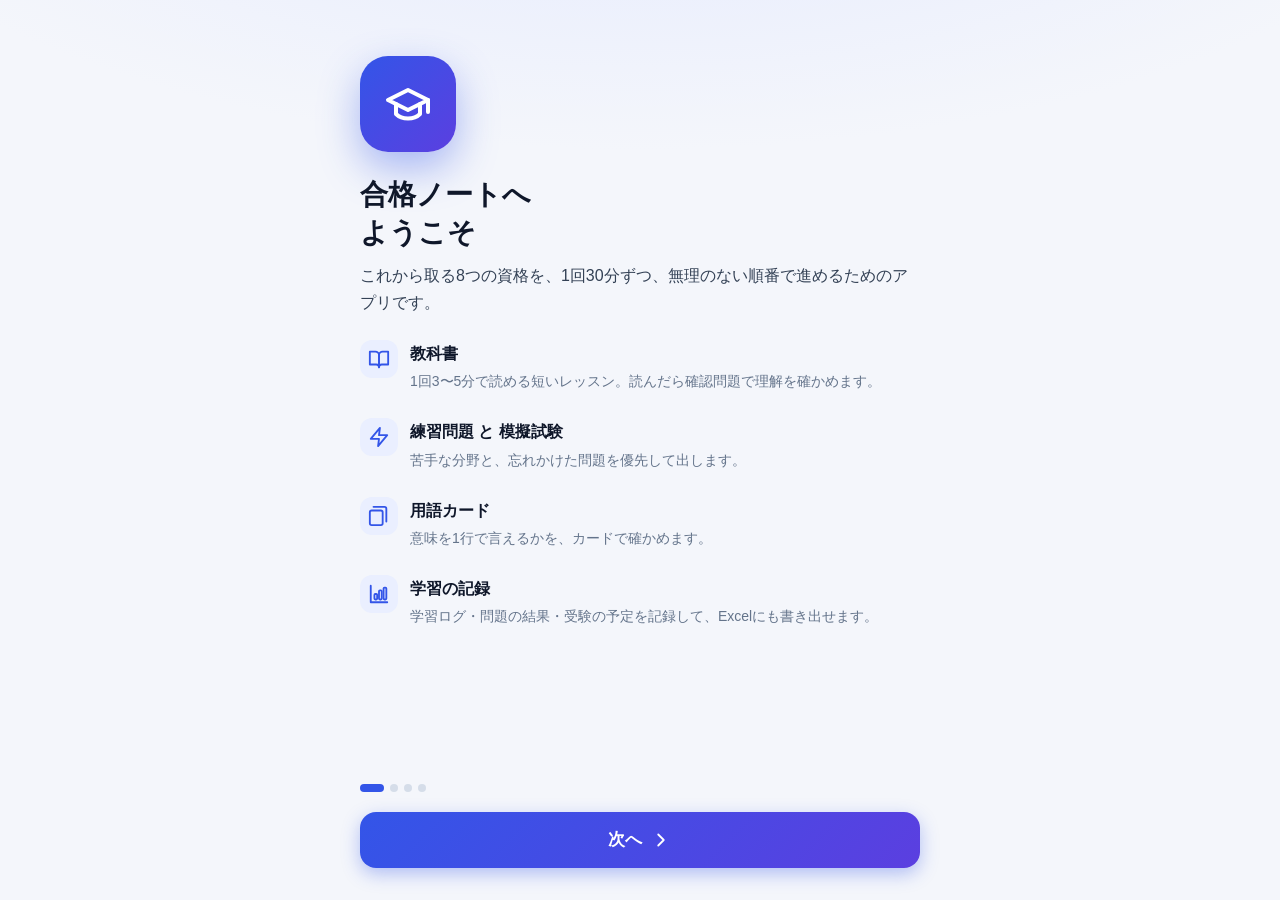
<file: index.html>
<!doctype html>
<html lang="ja">
<head>
<meta charset="utf-8">
<meta http-equiv="Content-Security-Policy" content="default-src 'self'; script-src 'self'; style-src 'self' 'unsafe-inline'; img-src 'self' data: blob:; connect-src 'self' https://script.google.com https://script.googleusercontent.com; font-src 'self'; manifest-src 'self'; worker-src 'self'; object-src 'none'; base-uri 'self'; form-action 'none'">
<meta name="viewport" content="width=device-width, initial-scale=1, viewport-fit=cover">
<title>合格ノート</title>
<meta name="description" content="資格の合格をめざす学習アプリ。問題演習・用語カード・模擬試験・学習記録。">
<meta name="theme-color" content="#F4F6FB">
<meta name="apple-mobile-web-app-capable" content="yes">
<meta name="mobile-web-app-capable" content="yes">
<meta name="apple-mobile-web-app-title" content="合格ノート">
<meta name="format-detection" content="telephone=no">
<link rel="manifest" href="manifest.webmanifest">
<link rel="icon" href="icons/icon.svg" type="image/svg+xml">
<link rel="apple-touch-icon" href="icons/apple-touch-icon.png">
<link rel="stylesheet" href="css/app.css">
<script src="js/boot.js"></script>
</head>
<body>
<div id="app" class="app">
  <main id="view" class="view" aria-live="polite">
    <div class="boot">
      <div class="boot-logo" aria-hidden="true"></div>
      <p>読み込み中…</p>
    </div>
  </main>
  <nav id="tabbar" class="tabbar" aria-label="メインメニュー" hidden></nav>
</div>
<div id="layer"></div>
<noscript><p style="padding:24px">このアプリを使うには JavaScript を有効にしてください。</p></noscript>
<script type="module" src="js/app.js"></script>
</body>
</html>
</file>
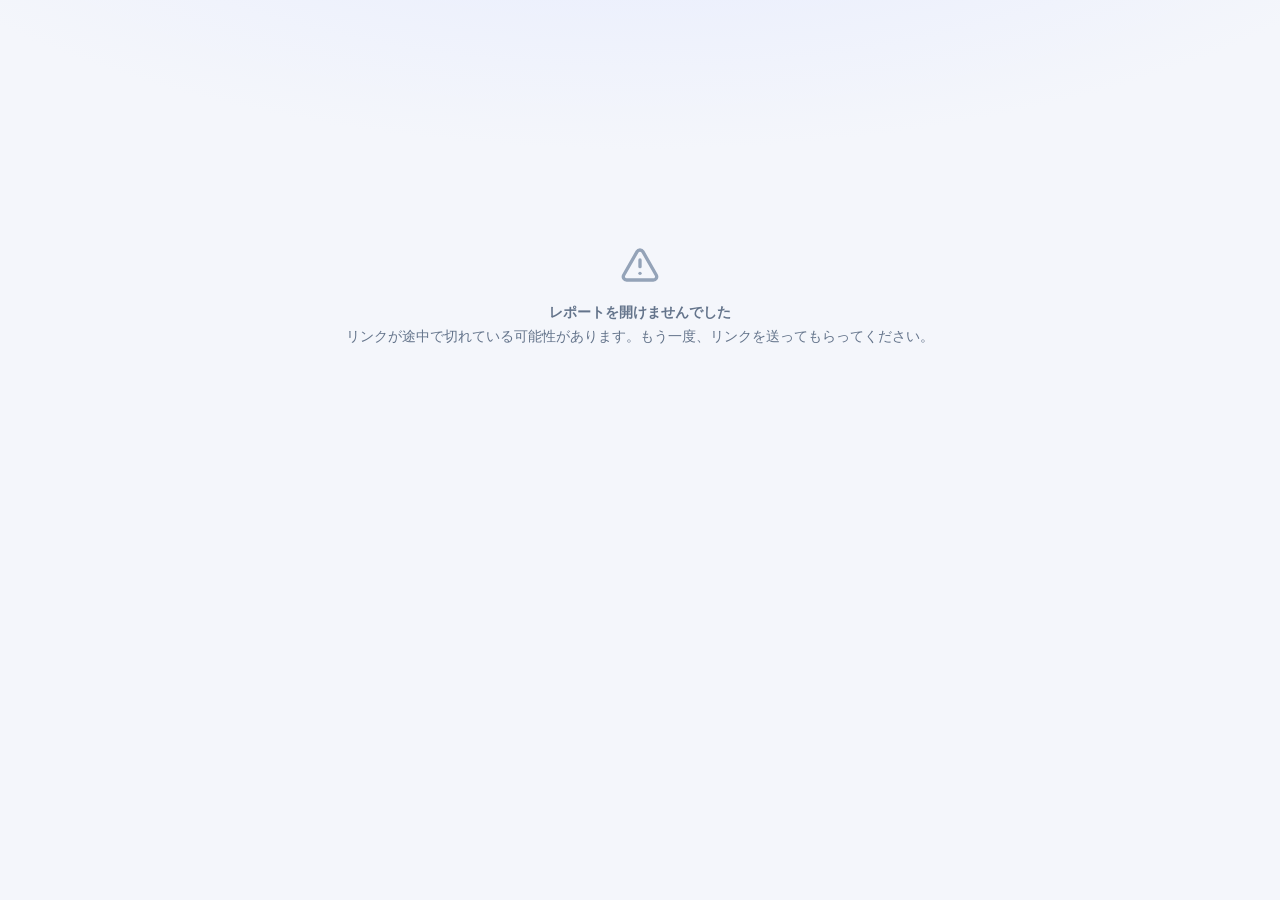
<file: report.html>
<!doctype html>
<html lang="ja">
<head>
<meta charset="utf-8">
<meta http-equiv="Content-Security-Policy" content="default-src 'self'; script-src 'self'; style-src 'self' 'unsafe-inline'; img-src 'self' data: blob:; connect-src 'self' https://script.google.com https://script.googleusercontent.com; font-src 'self'; manifest-src 'self'; worker-src 'self'; object-src 'none'; base-uri 'self'; form-action 'none'">
<meta name="referrer" content="no-referrer">
<meta name="viewport" content="width=device-width, initial-scale=1, viewport-fit=cover">
<title>学習の進み具合｜合格ノート</title>
<meta name="description" content="合格ノートの学習の進み具合レポート">
<meta name="robots" content="noindex">
<meta name="theme-color" content="#F4F6FB">
<link rel="icon" href="icons/icon.svg" type="image/svg+xml">
<link rel="apple-touch-icon" href="icons/apple-touch-icon.png">
<link rel="stylesheet" href="css/app.css">
</head>
<body class="report-page">
<div class="app report-app">
  <main id="view" class="view no-tab">
    <div class="boot">
      <div class="boot-logo" aria-hidden="true"></div>
      <p>読み込み中…</p>
    </div>
  </main>
</div>
<div id="layer"></div>
<noscript><p style="padding:24px">このページを見るには JavaScript を有効にしてください。</p></noscript>
<script type="module" src="js/report.js"></script>
</body>
</html>
</file>
<file: css/app.css>
/* ============ 合格ノート ============ */
:root {
  --fs: 1;
  --bg: #F4F6FB;
  --bg-grad: radial-gradient(1200px 500px at 50% -200px, #E3E9FF 0%, rgba(227,233,255,0) 70%);
  --surface: #FFFFFF;
  --surface-2: #F7F9FC;
  --surface-3: #EEF2F8;
  --ink: #0F172A;
  --ink-2: #334155;
  --sub: #64748B;
  --faint: #94A3B8;
  --line: #E4E9F1;
  --line-2: #D5DDE9;
  --primary: #3355E8;
  --primary-2: #5B3FE0;
  --primary-ink: #FFFFFF;
  --primary-soft: #EAEFFF;
  --ok: #12A06A;
  --ok-soft: #E2F6EE;
  --ng: #E0464E;
  --ng-soft: #FDECEE;
  --warn: #C96A00;
  --warn-soft: #FFF3E0;
  --shadow-sm: 0 1px 2px rgba(15, 23, 42, .05);
  --shadow: 0 1px 2px rgba(15, 23, 42, .04), 0 6px 20px rgba(15, 23, 42, .06);
  --shadow-lg: 0 10px 40px rgba(15, 23, 42, .16);
  --radius: 18px;
  --radius-sm: 12px;
  --tabbar-h: 64px;
  --safe-b: env(safe-area-inset-bottom, 0px);
  --safe-t: env(safe-area-inset-top, 0px);
  --ease: cubic-bezier(.2, .8, .2, 1);
  --font: -apple-system, BlinkMacSystemFont, "Hiragino Sans", "Hiragino Kaku Gothic ProN", "Noto Sans JP", "Yu Gothic UI", Meiryo, sans-serif;
  --mono: ui-monospace, SFMono-Regular, Menlo, Consolas, "Noto Sans Mono CJK JP", monospace;
  color-scheme: light;
}
@media (prefers-color-scheme: dark) {
  :root:not([data-theme="light"]) {
    --bg: #0A0F1D;
    --bg-grad: radial-gradient(1200px 500px at 50% -200px, #1A2450 0%, rgba(26,36,80,0) 70%);
    --surface: #121A2D;
    --surface-2: #172036;
    --surface-3: #1D2842;
    --ink: #E8EDF7;
    --ink-2: #C4CDDD;
    --sub: #8B97AE;
    --faint: #5F6B83;
    --line: #232E48;
    --line-2: #2E3B5A;
    --primary: #7089FF;
    --primary-2: #9277FF;
    --primary-soft: #1D2750;
    --ok: #34C98E;
    --ok-soft: #10301F;
    --ng: #FF6B72;
    --ng-soft: #3A1A1F;
    --warn: #FFB547;
    --warn-soft: #3A2A10;
    --shadow-sm: 0 1px 2px rgba(0,0,0,.3);
    --shadow: 0 1px 2px rgba(0,0,0,.25), 0 8px 24px rgba(0,0,0,.25);
    --shadow-lg: 0 10px 40px rgba(0,0,0,.5);
    color-scheme: dark;
  }
}
:root[data-theme="dark"] {
  --bg: #0A0F1D;
  --bg-grad: radial-gradient(1200px 500px at 50% -200px, #1A2450 0%, rgba(26,36,80,0) 70%);
  --surface: #121A2D;
  --surface-2: #172036;
  --surface-3: #1D2842;
  --ink: #E8EDF7;
  --ink-2: #C4CDDD;
  --sub: #8B97AE;
  --faint: #5F6B83;
  --line: #232E48;
  --line-2: #2E3B5A;
  --primary: #7089FF;
  --primary-2: #9277FF;
  --primary-soft: #1D2750;
  --ok: #34C98E;
  --ok-soft: #10301F;
  --ng: #FF6B72;
  --ng-soft: #3A1A1F;
  --warn: #FFB547;
  --warn-soft: #3A2A10;
  --shadow-sm: 0 1px 2px rgba(0,0,0,.3);
  --shadow: 0 1px 2px rgba(0,0,0,.25), 0 8px 24px rgba(0,0,0,.25);
  --shadow-lg: 0 10px 40px rgba(0,0,0,.5);
  color-scheme: dark;
}

html[data-fs="s"] { --fs: .92; }
html[data-fs="l"] { --fs: 1.12; }
html[data-fs="xl"] { --fs: 1.25; }
* { box-sizing: border-box; -webkit-tap-highlight-color: transparent; }
html { -webkit-text-size-adjust: 100%; text-size-adjust: 100%; }
body {
  margin: 0;
  background: var(--bg);
  background-image: var(--bg-grad);
  background-repeat: no-repeat;
  background-attachment: fixed;
  color: var(--ink);
  font-family: var(--font);
  font-size: calc(16px * var(--fs, 1));
  line-height: 1.7;
  overflow-wrap: anywhere;
  -webkit-font-smoothing: antialiased;
  min-height: 100vh;
  min-height: 100dvh;
}
button, input, select, textarea { font: inherit; color: inherit; }
button { cursor: pointer; border: 0; background: none; padding: 0; }
a { color: var(--primary); }
svg.i { width: 22px; height: 22px; flex: none; stroke: currentColor; fill: none; stroke-width: 2; stroke-linecap: round; stroke-linejoin: round; }
svg.i.sm { width: 18px; height: 18px; }
svg.i.xs { width: 14px; height: 14px; }
svg.i.lg { width: 28px; height: 28px; }
:focus-visible { outline: 3px solid color-mix(in srgb, var(--primary) 55%, transparent); outline-offset: 2px; border-radius: 10px; }
.sr-only { position: absolute; width: 1px; height: 1px; overflow: hidden; clip: rect(0 0 0 0); white-space: nowrap; }

/* ---------- レイアウト ---------- */
.app { max-width: 600px; margin: 0 auto; min-height: 100vh; min-height: 100dvh; position: relative; }
.view {
  padding: calc(var(--safe-t) + 8px) 16px calc(var(--tabbar-h) + var(--safe-b) + 28px);
  min-height: 100vh;
  min-height: 100dvh;
}
.view.no-tab { padding-bottom: calc(var(--safe-b) + 24px); }
.page-enter { animation: pageIn .38s var(--ease) both; }
@keyframes pageIn { from { opacity: 0; transform: translateY(10px); } to { opacity: 1; transform: none; } }
.stagger > * { animation: pageIn .45s var(--ease) both; }
.stagger > *:nth-child(1) { animation-delay: .02s } .stagger > *:nth-child(2) { animation-delay: .06s }
.stagger > *:nth-child(3) { animation-delay: .1s } .stagger > *:nth-child(4) { animation-delay: .14s }
.stagger > *:nth-child(5) { animation-delay: .18s } .stagger > *:nth-child(6) { animation-delay: .22s }
.stagger > *:nth-child(7) { animation-delay: .26s } .stagger > *:nth-child(8) { animation-delay: .3s }
.stagger > *:nth-child(n+9) { animation-delay: .34s }

.boot { display: grid; place-items: center; gap: 12px; min-height: 70vh; color: var(--sub); }
.boot-logo { width: 56px; height: 56px; border-radius: 16px; background: linear-gradient(135deg, var(--primary), var(--primary-2)); animation: pulse 1.2s ease-in-out infinite; }
@keyframes pulse { 50% { transform: scale(.9); opacity: .7; } }

/* ---------- ヘッダー ---------- */
.topbar { display: flex; align-items: center; gap: 8px; min-height: 52px; margin: 0 -6px; padding: 0 6px; }
.topbar.glass { position: sticky; top: 0; z-index: 20; margin-top: calc(-8px - var(--safe-t)); padding-top: calc(var(--safe-t) + 8px); background: color-mix(in srgb, var(--bg) 82%, transparent); -webkit-backdrop-filter: saturate(1.6) blur(16px); backdrop-filter: saturate(1.6) blur(16px); }
.topbar .title { font-weight: 700; font-size: calc(17px * var(--fs, 1)); flex: 1; min-width: 0; white-space: nowrap; overflow: hidden; text-overflow: ellipsis; }
.icon-btn { width: 42px; height: 42px; border-radius: 12px; display: grid; place-items: center; color: var(--ink-2); transition: background .2s, transform .15s; flex: none; }
.icon-btn:hover { background: var(--surface-3); }
.icon-btn:active { transform: scale(.92); }
.big-title { font-size: calc(28px * var(--fs, 1)); line-height: 1.3; font-weight: 800; letter-spacing: -.01em; margin: 6px 0 2px; }
.eyebrow { font-size: calc(13px * var(--fs, 1)); color: var(--sub); font-weight: 600; letter-spacing: .02em; }

/* ---------- カード ---------- */
.card { background: var(--surface); border: 1px solid var(--line); border-radius: var(--radius); box-shadow: var(--shadow-sm); padding: 16px; }
.card + .card, .section + .section { margin-top: 12px; }
.card.pad-lg { padding: 20px; }
.card.tap { transition: transform .18s var(--ease), box-shadow .2s, border-color .2s; cursor: pointer; }
.card.tap:hover { box-shadow: var(--shadow); border-color: var(--line-2); }
.card.tap:active { transform: scale(.985); }
.section { margin-top: 22px; }
.section-h { display: flex; align-items: baseline; justify-content: space-between; gap: 8px; margin: 0 2px 10px; }
.section-h h2 { font-size: calc(18px * var(--fs, 1)); margin: 0; font-weight: 800; }
.section-h .link { font-size: calc(14px * var(--fs, 1)); color: var(--primary); font-weight: 600; }
.muted { color: var(--sub); }
.small { font-size: calc(13px * var(--fs, 1)); }
.xsmall { font-size: calc(12px * var(--fs, 1)); }
.row { display: flex; align-items: center; gap: 12px; }
.row.between { justify-content: space-between; }
.row.wrap { flex-wrap: wrap; }
.col { display: flex; flex-direction: column; gap: 8px; }
.grow { flex: 1; min-width: 0; }
.grid2 { display: grid; grid-template-columns: 1fr 1fr; gap: 10px; }
.grid3 { display: grid; grid-template-columns: repeat(3, 1fr); gap: 10px; }
.hr { height: 1px; background: var(--line); margin: 14px 0; border: 0; }
.ellipsis { white-space: nowrap; overflow: hidden; text-overflow: ellipsis; }

/* ---------- ボタン ---------- */
.btn { white-space: nowrap; display: inline-flex; align-items: center; justify-content: center; gap: 8px; min-height: 48px; padding: 0 18px; border-radius: 14px; font-weight: 700; font-size: calc(16px * var(--fs, 1)); transition: transform .15s var(--ease), background .2s, box-shadow .2s, opacity .2s; user-select: none; -webkit-user-select: none; text-decoration: none; }
.btn:active { transform: scale(.97); }
.btn[disabled] { opacity: .45; pointer-events: none; }
.btn.primary { background: linear-gradient(135deg, var(--primary), var(--primary-2)); color: var(--primary-ink); box-shadow: 0 6px 18px color-mix(in srgb, var(--primary) 35%, transparent); }
.btn.primary:hover { box-shadow: 0 8px 24px color-mix(in srgb, var(--primary) 45%, transparent); }
.btn.soft { background: var(--primary-soft); color: var(--primary); }
.btn.ghost { background: var(--surface); border: 1px solid var(--line-2); color: var(--ink); }
.btn.ghost:hover { background: var(--surface-2); }
.btn.danger { background: var(--ng-soft); color: var(--ng); }
.btn.ok { background: var(--ok); color: #fff; }
.btn.block { width: 100%; }
.btn.sm { min-height: 38px; padding: 0 14px; font-size: calc(14px * var(--fs, 1)); border-radius: 11px; }
.btn.lg { min-height: 56px; font-size: calc(17px * var(--fs, 1)); border-radius: 16px; }

.chip { display: inline-flex; align-items: center; gap: 6px; height: 28px; padding: 0 10px; border-radius: 999px; font-size: calc(12.5px * var(--fs, 1)); font-weight: 700; background: var(--surface-3); color: var(--ink-2); white-space: nowrap; }
.chip.ok { background: var(--ok-soft); color: var(--ok); }
.chip.ng { background: var(--ng-soft); color: var(--ng); }
.chip.warn { background: var(--warn-soft); color: var(--warn); }
.chip.primary { background: var(--primary-soft); color: var(--primary); }
.chip.outline { background: transparent; border: 1px solid var(--line-2); }
button.chip { cursor: pointer; transition: transform .15s, background .2s; }
button.chip:active { transform: scale(.95); }
button.chip.on { background: var(--primary); color: #fff; }
.chips { display: flex; flex-wrap: wrap; gap: 8px; }
.hscroll { display: flex; gap: 8px; overflow-x: auto; scrollbar-width: none; margin: 0 -16px; padding: 2px 16px 6px; scroll-snap-type: x proximity; }
.hscroll::-webkit-scrollbar { display: none; }
.hscroll > * { scroll-snap-align: start; flex: none; }

/* ---------- タブバー ---------- */
.tabbar {
  position: fixed; left: 0; right: 0; bottom: 0; z-index: 40;
  height: calc(var(--tabbar-h) + var(--safe-b)); padding-bottom: var(--safe-b);
  background: color-mix(in srgb, var(--surface) 86%, transparent);
  -webkit-backdrop-filter: saturate(1.8) blur(20px); backdrop-filter: saturate(1.8) blur(20px);
  border-top: 1px solid var(--line);
  display: flex; justify-content: center;
}
.tabbar[hidden] { display: none; }
.tabbar-inner { width: 100%; max-width: 600px; display: grid; grid-template-columns: repeat(5, 1fr); align-items: center; }
.tab { display: flex; flex-direction: column; align-items: center; justify-content: center; gap: 2px; height: var(--tabbar-h); color: var(--faint); font-size: calc(10.5px * var(--fs, 1)); font-weight: 700; transition: color .2s; position: relative; }
.tab svg { transition: transform .25s var(--ease); }
.tab.on { color: var(--primary); }
.tab.on svg { transform: translateY(-1px) scale(1.06); }
.tab .badge { position: absolute; top: 8px; left: calc(50% + 6px); min-width: 18px; height: 18px; border-radius: 9px; background: #C62F3A; color: #fff; font-size: calc(10.5px * var(--fs, 1)); display: grid; place-items: center; padding: 0 5px; box-shadow: 0 0 0 2px var(--surface); }
.tab-center { display: grid; place-items: center; }
.tab-fab { width: 54px; height: 54px; border-radius: 18px; background: linear-gradient(135deg, var(--primary), var(--primary-2)); color: #fff; display: grid; place-items: center; box-shadow: 0 8px 20px color-mix(in srgb, var(--primary) 40%, transparent); transform: translateY(-10px); transition: transform .2s var(--ease); }
.tab-fab:active { transform: translateY(-10px) scale(.93); }
.tab-fab.running { animation: fabPulse 2s ease-in-out infinite; }
@keyframes fabPulse { 50% { box-shadow: 0 8px 28px color-mix(in srgb, var(--primary) 70%, transparent); } }

/* ---------- ホーム ---------- */
.hero { display: flex; gap: 16px; align-items: center; }
.hero .ring-wrap { flex: none; }
.stat-row { display: grid; grid-template-columns: repeat(3, 1fr); gap: 8px; margin-top: 14px; }
.stat { background: var(--surface-2); border-radius: 14px; padding: 10px 8px; text-align: center; }
.stat b { display: block; font-size: calc(20px * var(--fs, 1)); line-height: 1.2; font-weight: 800; font-variant-numeric: tabular-nums; }
.stat span { font-size: calc(11.5px * var(--fs, 1)); color: var(--sub); font-weight: 600; }
.alert { display: flex; gap: 12px; align-items: flex-start; padding: 14px; border-radius: 16px; background: var(--warn-soft); color: var(--ink); border: 1px solid color-mix(in srgb, var(--warn) 25%, transparent); }
.alert .i { color: var(--warn); margin-top: 2px; }
.alert.info { background: var(--primary-soft); border-color: color-mix(in srgb, var(--primary) 20%, transparent); }
.alert.info .i { color: var(--primary); }
.alert.ok { background: var(--ok-soft); border-color: color-mix(in srgb, var(--ok) 25%, transparent); }
.alert.ok .i { color: var(--ok); }
.alert b { display: block; }
.alert + .alert { margin-top: 8px; }
.alert.compact { padding: 10px 12px; align-items: center; gap: 10px; border-radius: 14px; font-size: calc(14px * var(--fs, 1)); line-height: 1.5; }
.alert.compact .i { margin-top: 0; width: 20px; height: 20px; }
.alert.compact b { font-size: calc(14px * var(--fs, 1)); }
.alert.compact .left { flex: none; text-align: right; font-size: calc(12px * var(--fs, 1)); color: var(--sub); line-height: 1.3; }
.alert.compact .left .days { display: block; font-size: calc(18px * var(--fs, 1)); color: var(--warn); }
.alert.compact.info .left .days { color: var(--primary); }
.days { font-variant-numeric: tabular-nums; font-weight: 800; }

.cert-card { display: flex; gap: 14px; align-items: center; }
.cert-mark { width: 48px; height: 48px; border-radius: 14px; display: grid; place-items: center; color: #fff; font-weight: 800; font-size: calc(15px * var(--fs, 1)); letter-spacing: -.02em; flex: none; box-shadow: inset 0 -2px 0 rgba(0,0,0,.12); }
.cert-mark.lg { width: 60px; height: 60px; border-radius: 18px; font-size: calc(19px * var(--fs, 1)); }
.cert-card .name { font-weight: 800; font-size: calc(16px * var(--fs, 1)); line-height: 1.4; }
.cert-card .meta { font-size: calc(12.5px * var(--fs, 1)); color: var(--sub); display: flex; gap: 10px; flex-wrap: wrap; margin-top: 2px; }
.bar { height: 8px; border-radius: 99px; background: var(--surface-3); overflow: hidden; position: relative; }
.bar > i { position: absolute; inset: 0 auto 0 0; border-radius: 99px; background: linear-gradient(90deg, var(--primary), var(--primary-2)); transition: width .9s var(--ease); }
.bar.ok > i { background: var(--ok); }
.bar.warn > i { background: var(--warn); }
.bar.ng > i { background: var(--ng); }
.bar .mark { position: absolute; top: -3px; bottom: -3px; width: 2px; background: var(--ink-2); opacity: .5; border-radius: 2px; }
.order-num { width: 22px; height: 22px; border-radius: 50%; background: var(--surface-3); color: var(--sub); font-size: calc(11.5px * var(--fs, 1)); font-weight: 800; display: grid; place-items: center; flex: none; }

/* リング */
.ring { display: block; }
.ring .track { stroke: var(--surface-3); }
.ring .val { transition: stroke-dashoffset 1.1s var(--ease); }
.ring-label { position: absolute; inset: 0; display: grid; place-items: center; text-align: center; line-height: 1.15; }
.ring-label b { font-size: calc(22px * var(--fs, 1)); font-weight: 800; font-variant-numeric: tabular-nums; }
.ring-label span { font-size: calc(11px * var(--fs, 1)); color: var(--sub); font-weight: 700; }
.ring-wrap { position: relative; }

/* ---------- 資格ページ ---------- */
.cert-head { display: flex; gap: 14px; align-items: center; margin: 4px 0 14px; }
.cert-head h1 { font-size: calc(22px * var(--fs, 1)); line-height: 1.35; margin: 0; font-weight: 800; }
.seg { display: grid; grid-auto-flow: column; grid-auto-columns: 1fr; background: var(--surface-3); border-radius: 14px; padding: 4px; gap: 2px; position: sticky; top: calc(var(--safe-t) + 60px); z-index: 15; box-shadow: 0 0 0 6px var(--bg); }
.seg button { min-height: 38px; border-radius: 11px; font-size: calc(14px * var(--fs, 1)); font-weight: 700; color: var(--sub); transition: background .25s var(--ease), color .2s, box-shadow .2s; }
.seg button.on { background: var(--surface); color: var(--ink); box-shadow: var(--shadow-sm); }
.mode-grid { display: grid; grid-template-columns: 1fr 1fr; gap: 10px; }
.mode { text-align: left; background: var(--surface); border: 1px solid var(--line); border-radius: 16px; padding: 14px; display: flex; flex-direction: column; gap: 6px; min-height: 108px; transition: transform .18s var(--ease), box-shadow .2s, border-color .2s; position: relative; overflow: hidden; }
.mode:hover { box-shadow: var(--shadow); border-color: var(--line-2); }
.mode:active { transform: scale(.97); }
.mode .mi { width: 36px; height: 36px; border-radius: 11px; display: grid; place-items: center; background: var(--primary-soft); color: var(--primary); }
.mode b { font-size: calc(15px * var(--fs, 1)); }
.mode span { font-size: calc(12px * var(--fs, 1)); color: var(--sub); line-height: 1.5; }
.mode .count { position: absolute; top: 12px; right: 12px; font-size: calc(12px * var(--fs, 1)); font-weight: 800; color: var(--primary); background: var(--primary-soft); border-radius: 99px; padding: 2px 8px; }
.mode.hero-mode { grid-column: 1 / -1; background: linear-gradient(135deg, var(--primary), var(--primary-2)); color: #fff; border: 0; min-height: 0; flex-direction: row; align-items: center; gap: 14px; }
.mode.hero-mode .mi { background: rgba(255,255,255,.18); color: #fff; width: 46px; height: 46px; border-radius: 14px; }
.mode.hero-mode span { color: rgba(255,255,255,.85); }
.mode.hero-mode .count { background: rgba(255,255,255,.2); color: #fff; }
.cat-row { display: grid; grid-template-columns: 1fr auto; gap: 4px 12px; align-items: center; padding: 12px 0; border-bottom: 1px solid var(--line); cursor: pointer; }
.cat-row:last-child { border-bottom: 0; }
.cat-row .nm { font-weight: 700; font-size: calc(14.5px * var(--fs, 1)); }
.cat-row .pct { font-weight: 800; font-size: calc(14px * var(--fs, 1)); font-variant-numeric: tabular-nums; }
.cat-row .bar { grid-column: 1 / -1; height: 6px; }
.cat-row .sub { grid-column: 1 / -1; font-size: calc(12px * var(--fs, 1)); color: var(--sub); }
.kv { display: grid; grid-template-columns: 7.5em 1fr; gap: 8px 12px; font-size: calc(14.5px * var(--fs, 1)); }
.kv dt { color: var(--sub); font-weight: 700; }
.kv dd { margin: 0; }
.ready { display: flex; align-items: center; gap: 12px; padding: 12px 14px; border-radius: 14px; background: var(--surface-2); font-size: calc(14px * var(--fs, 1)); }
.ready.go { background: var(--ok-soft); }
.ready .i { color: var(--sub); }
.ready.go .i { color: var(--ok); }
/* 合格までの道すじ */
.road-steps { list-style: none; margin: 0; padding: 0; position: relative; }
.road-step { display: flex; gap: 12px; padding: 10px 0; position: relative; }
.road-step:not(:last-child)::before { content: ''; position: absolute; left: 13px; top: 38px; bottom: -6px; width: 2px; background: var(--surface-3); border-radius: 2px; }
.road-step.done:not(:last-child)::before { background: color-mix(in srgb, var(--ok) 45%, transparent); }
.road-dot { flex: none; width: 28px; height: 28px; border-radius: 50%; display: grid; place-items: center; font-weight: 800; font-size: calc(13px * var(--fs, 1)); background: var(--surface-2); color: var(--sub); border: 2px solid var(--surface-3); transition: background .3s, color .3s, border-color .3s, transform .3s var(--ease); }
.road-step.done .road-dot { background: var(--ok); border-color: var(--ok); color: #fff; }
.road-step.now .road-dot { background: var(--primary); border-color: var(--primary); color: #fff; transform: scale(1.08); box-shadow: 0 0 0 5px color-mix(in srgb, var(--primary) 16%, transparent); animation: road-pulse 2.4s ease-in-out infinite; }
.road-step b { display: block; font-size: calc(15px * var(--fs, 1)); }
.road-step.done b { color: var(--sub); }
.road-text { display: block; margin-top: 2px; line-height: 1.5; }
.road-bar { margin-top: 8px; }
.road-step:not(.now) .road-bar .bar > i { background: var(--ink-3, var(--sub)); opacity: .45; }
.road-go { margin-top: 10px; }
@keyframes road-pulse { 0%, 100% { box-shadow: 0 0 0 5px color-mix(in srgb, var(--primary) 16%, transparent); } 50% { box-shadow: 0 0 0 8px color-mix(in srgb, var(--primary) 6%, transparent); } }
@media (prefers-reduced-motion: reduce) { .road-step.now .road-dot { animation: none; } }

/* ガイド（マニュアル本文） */
.guide-sec { border-bottom: 1px solid var(--line); }
.guide-sec:last-child { border-bottom: 0; }
.guide-sec > summary { list-style: none; cursor: pointer; display: flex; align-items: center; gap: 10px; padding: 15px 2px; font-weight: 800; font-size: calc(16px * var(--fs, 1)); }
.guide-sec > summary::-webkit-details-marker { display: none; }
.guide-sec > summary .chev { margin-left: auto; transition: transform .25s var(--ease); color: var(--faint); }
.guide-sec[open] > summary .chev { transform: rotate(90deg); }
.guide-body { padding: 0 2px 18px; font-size: calc(15px * var(--fs, 1)); line-height: 1.85; animation: pageIn .3s var(--ease); }
.guide-body h3 { font-size: calc(16px * var(--fs, 1)); margin: 20px 0 8px; }
.guide-body p { margin: 8px 0; }
.guide-body ul, .guide-body ol { padding-left: 1.3em; margin: 8px 0; }
.guide-body li { margin: 4px 0; }
.guide-body .tbl { overflow-x: auto; border: 1px solid var(--line); border-radius: 12px; margin: 12px 0; -webkit-overflow-scrolling: touch; }
.guide-body table { border-collapse: collapse; width: 100%; min-width: 480px; font-size: calc(13.5px * var(--fs, 1)); line-height: 1.65; }
.guide-body th, .guide-body td { padding: 8px 10px; border-bottom: 1px solid var(--line); text-align: left; vertical-align: top; }
.guide-body th { background: var(--surface-2); font-weight: 700; min-width: 6.5em; }
.guide-body thead th { background: var(--ink); color: var(--surface); }
.guide-body tr:last-child th, .guide-body tr:last-child td { border-bottom: 0; }
.guide-body .box, .guide-body .warn, .guide-body .ng { padding: 12px 14px; border-radius: 12px; margin: 12px 0; font-size: calc(14.5px * var(--fs, 1)); }
.guide-body .box { background: var(--primary-soft); }
.guide-body .warn { background: var(--warn-soft); }
.guide-body .ng { background: var(--ng-soft); }
.guide-body .box > b:first-child, .guide-body .warn > b:first-child, .guide-body .ng > b:first-child { display: block; margin-bottom: 4px; }
.guide-body .warn ul, .guide-body .box ul, .guide-body .ng ul { margin: 6px 0 0; }
.guide-body .steps { list-style: none; padding: 0; counter-reset: s; }
.guide-body .steps > li { counter-increment: s; position: relative; background: var(--surface-2); border-radius: 12px; padding: 12px 12px 12px 50px; margin: 8px 0; }
.guide-body .steps > li::before { content: counter(s); position: absolute; left: 12px; top: 12px; width: 26px; height: 26px; border-radius: 50%; background: var(--primary); color: #fff; font-weight: 800; display: grid; place-items: center; font-size: calc(13px * var(--fs, 1)); }
.guide-body .steps > li > b:first-child { display: block; }
.guide-body .chk { list-style: none; padding: 0; }
.guide-body .chk li { padding-left: 1.6em; position: relative; }
.guide-body .chk li::before { content: ""; position: absolute; left: 0; top: .45em; width: 14px; height: 14px; border: 2px solid var(--line-2); border-radius: 4px; }
.guide-body .src { font-size: calc(12px * var(--fs, 1)); color: var(--sub); }
.guide-body code { background: var(--surface-3); padding: 1px 5px; border-radius: 4px; font-size: calc(13px * var(--fs, 1)); }
.guide-body .xref { font-weight: 700; }
.guide-body a { word-break: break-all; }

/* チェックリスト */
.check-item { display: flex; gap: 12px; align-items: flex-start; padding: 12px 0; border-bottom: 1px solid var(--line); cursor: pointer; font-size: calc(14.5px * var(--fs, 1)); line-height: 1.65; }
.check-item:last-child { border-bottom: 0; }
.check-box { width: 24px; height: 24px; border-radius: 8px; border: 2px solid var(--line-2); display: grid; place-items: center; flex: none; transition: background .2s, border-color .2s, transform .2s var(--ease); margin-top: 1px; color: #fff; }
.check-box svg { opacity: 0; transform: scale(.4); transition: opacity .2s, transform .25s var(--ease); }
.check-item.on .check-box { background: var(--ok); border-color: var(--ok); }
.check-item.on .check-box svg { opacity: 1; transform: none; }
.check-item.on .txt { color: var(--sub); text-decoration: line-through; text-decoration-color: color-mix(in srgb, var(--sub) 60%, transparent); }

/* ---------- クイズ ---------- */
.quiz-top { display: flex; align-items: center; gap: 8px; position: sticky; top: 0; z-index: 20; padding: calc(var(--safe-t) + 6px) 0 8px; background: color-mix(in srgb, var(--bg) 94%, transparent); -webkit-backdrop-filter: blur(14px); backdrop-filter: blur(14px); margin: 0 -16px; padding-left: 10px; padding-right: 10px; }
.quiz-top .bar { flex: 1; height: 8px; }
.quiz-top .count { font-size: calc(13px * var(--fs, 1)); font-weight: 800; color: var(--sub); font-variant-numeric: tabular-nums; min-width: 52px; text-align: right; }
.timer-pill { display: inline-flex; align-items: center; gap: 6px; font-variant-numeric: tabular-nums; font-weight: 800; font-size: calc(14px * var(--fs, 1)); background: var(--surface); border: 1px solid var(--line); padding: 4px 10px; border-radius: 99px; }
.timer-pill.low { color: var(--ng); border-color: color-mix(in srgb, var(--ng) 40%, transparent); animation: blink 1s steps(2) infinite; }
@keyframes blink { 50% { opacity: .55; } }
.q-meta { display: flex; gap: 6px; flex-wrap: wrap; align-items: center; margin: 12px 0 10px; }
.diff { display: inline-flex; gap: 3px; align-items: center; }
.diff i { width: 6px; height: 6px; border-radius: 50%; background: var(--line-2); }
.diff i.on { background: var(--warn); }
.q-stem { font-size: calc(17px * var(--fs, 1)); line-height: 1.85; font-weight: 600; margin: 0 0 16px; }
.q-stem pre, .explain pre { background: var(--surface-3); border-radius: 12px; padding: 12px 14px; overflow-x: auto; font-family: var(--mono); font-size: calc(13.5px * var(--fs, 1)); line-height: 1.6; font-weight: 500; margin: 10px 0; white-space: pre; -webkit-overflow-scrolling: touch; }
.q-table { overflow-x: auto; margin: 10px 0; border: 1px solid var(--line); border-radius: 12px; -webkit-overflow-scrolling: touch; }
.q-table table { border-collapse: collapse; width: 100%; font-size: calc(13.5px * var(--fs, 1)); line-height: 1.55; font-weight: 500; }
.q-table th, .q-table td { padding: 7px 9px; border-bottom: 1px solid var(--line); text-align: left; vertical-align: top; white-space: nowrap; }
.q-table td:last-child, .q-table th:last-child { white-space: normal; min-width: 8em; }
.q-table th { background: var(--surface-2); font-weight: 700; }
.q-table tr:last-child td { border-bottom: 0; }
.q-stem.long { font-size: calc(15.5px * var(--fs, 1)); font-weight: 500; }
.q-hint { font-size: calc(13px * var(--fs, 1)); color: var(--primary); font-weight: 700; margin: -8px 0 12px; display: flex; gap: 6px; align-items: center; }
.q-hint-left { margin-left: 4px; padding: 1px 8px; border-radius: 999px; font-size: calc(12px * var(--fs, 1)); background: color-mix(in srgb, var(--primary) 12%, transparent); transition: background .2s, color .2s; }
.q-hint-left.ok { background: color-mix(in srgb, var(--ok) 16%, transparent); color: var(--ok); }
.choices { display: flex; flex-direction: column; gap: 10px; }
.choice { display: flex; gap: 12px; align-items: flex-start; text-align: left; width: 100%; background: var(--surface); border: 2px solid var(--line); border-radius: 16px; padding: 14px; font-size: calc(15.5px * var(--fs, 1)); line-height: 1.65; transition: border-color .2s, background .2s, transform .15s var(--ease), box-shadow .2s; }
.choice:hover { border-color: var(--line-2); }
.choice:active { transform: scale(.985); }
.choice .lbl { width: 28px; height: 28px; border-radius: 9px; background: var(--surface-3); color: var(--sub); font-weight: 800; font-size: calc(13px * var(--fs, 1)); display: grid; place-items: center; flex: none; transition: background .2s, color .2s; }
.choice.multi .lbl { border-radius: 8px; }
.choice.sel { border-color: var(--primary); background: var(--primary-soft); box-shadow: 0 0 0 3px color-mix(in srgb, var(--primary) 12%, transparent); }
.choice.sel .lbl { background: var(--primary); color: #fff; }
.choice.correct { border-color: var(--ok); background: var(--ok-soft); }
.choice.correct .lbl { background: var(--ok); color: #fff; }
.choice.wrong { border-color: var(--ng); background: var(--ng-soft); animation: shake .4s; }
.choice.wrong .lbl { background: var(--ng); color: #fff; }
.choice.dim { opacity: .55; }
.choices.locked .choice { pointer-events: none; }
@keyframes shake { 20%, 60% { transform: translateX(-5px); } 40%, 80% { transform: translateX(5px); } }
.feedback { display: flex; align-items: center; gap: 12px; padding: 14px 16px; border-radius: 16px; margin: 16px 0 10px; font-weight: 800; font-size: calc(17px * var(--fs, 1)); animation: pop .45s var(--ease); }
.feedback.ok { background: var(--ok-soft); color: var(--ok); }
.feedback.ng { background: var(--ng-soft); color: var(--ng); }
.feedback .fb-ic { width: 36px; height: 36px; border-radius: 50%; display: grid; place-items: center; color: #fff; flex: none; }
.feedback.ok .fb-ic { background: var(--ok); }
.feedback.ng .fb-ic { background: var(--ng); }
@keyframes pop { 0% { transform: scale(.85); opacity: 0; } 60% { transform: scale(1.03); opacity: 1; } 100% { transform: none; } }
.explain { background: var(--surface); border: 1px solid var(--line); border-radius: 16px; padding: 14px 16px; font-size: calc(15px * var(--fs, 1)); line-height: 1.85; animation: pageIn .35s var(--ease); }
.explain h4 { margin: 0 0 6px; font-size: calc(13px * var(--fs, 1)); color: var(--sub); display: flex; gap: 6px; align-items: center; }
.explain .src { font-size: calc(12px * var(--fs, 1)); color: var(--sub); margin-top: 10px; }
.reason { margin-top: 12px; animation: pageIn .35s var(--ease); }
.reason p { margin: 0 0 8px; font-size: calc(13.5px * var(--fs, 1)); font-weight: 700; color: var(--ink-2); }
.reason .chips button { height: 44px; padding: 0 14px; font-size: calc(13.5px * var(--fs, 1)); }
.quiz-foot { position: sticky; bottom: 0; padding: 12px 0 calc(var(--safe-b) + 12px); margin-top: 18px; background: linear-gradient(to top, var(--bg) 70%, color-mix(in srgb, var(--bg) 0%, transparent)); display: flex; gap: 10px; align-items: center; z-index: 10; }
.unsure-toggle { display: inline-flex; align-items: center; gap: 8px; min-height: 48px; padding: 0 14px; border-radius: 14px; border: 1px solid var(--line-2); background: var(--surface); font-weight: 700; font-size: calc(14px * var(--fs, 1)); color: var(--sub); transition: all .2s; flex: none; }
.unsure-toggle.on { background: var(--warn-soft); color: var(--warn); border-color: color-mix(in srgb, var(--warn) 40%, transparent); }
.navgrid { display: grid; grid-template-columns: repeat(auto-fill, minmax(42px, 1fr)); gap: 6px; }
.navgrid button { height: 40px; border-radius: 10px; background: var(--surface-3); font-weight: 800; font-size: calc(13px * var(--fs, 1)); color: var(--sub); position: relative; }
.navgrid button.ans { background: var(--primary-soft); color: var(--primary); }
.navgrid button.cur { outline: 2px solid var(--primary); }
.navgrid button.flag::after { content: ""; position: absolute; top: 4px; right: 4px; width: 7px; height: 7px; border-radius: 50%; background: var(--warn); }
.navgrid button.ok { background: var(--ok-soft); color: var(--ok); }
.navgrid button.ng { background: var(--ng-soft); color: var(--ng); }

/* 結果 */
.result-hero { text-align: center; padding: 26px 8px 8px; }
.result-hero .ring-wrap { display: inline-block; }
.result-hero h2 { font-size: calc(22px * var(--fs, 1)); margin: 12px 0 4px; }
.verdict { display: inline-flex; align-items: center; gap: 8px; padding: 8px 16px; border-radius: 99px; font-weight: 800; margin-top: 8px; animation: pop .5s .4s var(--ease) both; }
.verdict.ok { background: var(--ok-soft); color: var(--ok); }
.verdict.ng { background: var(--ng-soft); color: var(--ng); }
.review-item { padding: 12px 0; border-bottom: 1px solid var(--line); }
.review-item:last-child { border-bottom: 0; }
.review-item .st { font-size: calc(14px * var(--fs, 1)); line-height: 1.7; margin: 4px 0; }
.review-item summary { cursor: pointer; list-style: none; }
.review-item summary::-webkit-details-marker { display: none; }

/* ---------- 用語カード ---------- */
.flash-stage { perspective: 1400px; margin: 10px 0 16px; }
.flash { position: relative; width: 100%; min-height: 320px; transform-style: preserve-3d; transition: transform .6s var(--ease); cursor: pointer; }
.flash.flip { transform: rotateY(180deg); }
.flash-face { position: absolute; inset: 0; backface-visibility: hidden; -webkit-backface-visibility: hidden; border-radius: 22px; padding: 24px 22px; display: flex; flex-direction: column; background: var(--surface); border: 1px solid var(--line); box-shadow: var(--shadow); }
.flash-front { align-items: center; justify-content: center; text-align: center; }
.flash-front .term { font-size: calc(26px * var(--fs, 1)); font-weight: 800; line-height: 1.4; }
.flash-front .reading { color: var(--sub); font-size: calc(14px * var(--fs, 1)); margin-top: 6px; }
.flash-front .tap-hint { position: absolute; bottom: 18px; font-size: calc(12.5px * var(--fs, 1)); color: var(--faint); display: flex; gap: 6px; align-items: center; }
.flash-back { transform: rotateY(180deg); overflow-y: auto; }
.flash-back .term { font-size: calc(18px * var(--fs, 1)); font-weight: 800; margin-bottom: 10px; }
.flash-back .meaning { font-size: calc(16px * var(--fs, 1)); line-height: 1.85; }
.flash-back .example { margin-top: 14px; padding: 12px 14px; background: var(--surface-2); border-radius: 14px; font-size: calc(14.5px * var(--fs, 1)); line-height: 1.75; }
.flash-back .example b { display: block; font-size: calc(12px * var(--fs, 1)); color: var(--sub); margin-bottom: 2px; }
.grade { display: grid; grid-template-columns: repeat(3, 1fr); gap: 8px; }
.grade button { min-height: 60px; border-radius: 16px; font-weight: 800; font-size: calc(14px * var(--fs, 1)); display: flex; flex-direction: column; align-items: center; justify-content: center; gap: 2px; transition: transform .15s var(--ease); }
.grade button:active { transform: scale(.95); }
.grade .g0 { background: var(--ng-soft); color: var(--ng); }
.grade .g1 { background: var(--warn-soft); color: var(--warn); }
.grade .g2 { background: var(--ok-soft); color: var(--ok); }
.term-item { padding: 12px 0; border-bottom: 1px solid var(--line); }
.term-item:last-child { border-bottom: 0; }
.term-item .t { font-weight: 800; }
.term-item .m { font-size: calc(14px * var(--fs, 1)); line-height: 1.75; margin-top: 2px; }
.term-item .e { font-size: calc(13px * var(--fs, 1)); color: var(--sub); margin-top: 4px; }
.search { display: flex; align-items: center; gap: 8px; background: var(--surface); border: 1px solid var(--line); border-radius: 14px; padding: 0 12px; height: 46px; }
.search input { border: 0; background: transparent; flex: 1; min-width: 0; font-size: max(16px, calc(16px * var(--fs, 1))); }
.search input:focus { outline: 0; }
.search:focus-within { border-color: var(--primary); box-shadow: 0 0 0 3px color-mix(in srgb, var(--primary) 18%, transparent); }
.search .i { color: var(--faint); }

/* ---------- フォーム ---------- */
.field { display: flex; flex-direction: column; gap: 6px; margin-bottom: 14px; }
.field label, .field .lab { font-size: calc(13px * var(--fs, 1)); font-weight: 700; color: var(--ink-2); }
.field .hint { font-size: calc(12px * var(--fs, 1)); color: var(--sub); }
.input, .select, .textarea { width: 100%; background: var(--surface); border: 1px solid var(--line-2); border-radius: 12px; padding: 11px 12px; font-size: max(16px, calc(16px * var(--fs, 1))); outline: 0; transition: border-color .2s, box-shadow .2s; min-height: 46px; }
.input:focus, .select:focus, .textarea:focus { border-color: var(--primary); box-shadow: 0 0 0 3px color-mix(in srgb, var(--primary) 18%, transparent); }
.textarea { min-height: 84px; resize: vertical; line-height: 1.6; }
.select { appearance: none; -webkit-appearance: none; background-image: url("data:image/svg+xml,%3Csvg xmlns='http://www.w3.org/2000/svg' width='16' height='16' viewBox='0 0 24 24' fill='none' stroke='%2394A3B8' stroke-width='2.5' stroke-linecap='round'%3E%3Cpath d='m6 9 6 6 6-6'/%3E%3C/svg%3E"); background-repeat: no-repeat; background-position: right 12px center; padding-right: 36px; }
.stepper { display: flex; gap: 6px; }
.stepper button { flex: 1 1 0; min-width: 0; height: 40px; border-radius: 11px; background: var(--surface-3); font-weight: 800; font-size: calc(14px * var(--fs, 1)); padding: 0 4px; transition: all .2s; white-space: nowrap; }
.stepper button.on { background: var(--primary); color: #fff; }
.switch { position: relative; width: 50px; height: 30px; border-radius: 99px; background: var(--line-2); transition: background .25s; flex: none; }
.switch::after { content: ""; position: absolute; top: 3px; left: 3px; width: 24px; height: 24px; border-radius: 50%; background: #fff; box-shadow: 0 2px 6px rgba(0,0,0,.2); transition: transform .25s var(--ease); }
.switch.on { background: var(--ok); }
.switch.on::after { transform: translateX(20px); }
.list-row { display: flex; align-items: center; gap: 12px; padding: 14px 0; border-bottom: 1px solid var(--line); width: 100%; text-align: left; }
.list-row:last-child { border-bottom: 0; }
.list-row .lr-ic { width: 36px; height: 36px; border-radius: 11px; background: var(--surface-3); display: grid; place-items: center; color: var(--ink-2); flex: none; }
.list-row .chev { color: var(--faint); }

/* ---------- 記録 ---------- */
.log-item { padding: 14px 0; border-bottom: 1px solid var(--line); }
.log-item:last-child { border-bottom: 0; }
.log-item .top { display: flex; gap: 8px; align-items: center; font-size: calc(13px * var(--fs, 1)); color: var(--sub); }
.log-item .what { font-weight: 700; margin: 4px 0 2px; }
.log-item .note { font-size: calc(14px * var(--fs, 1)); line-height: 1.7; }
.log-item .ask { font-size: calc(13.5px * var(--fs, 1)); background: var(--warn-soft); border-radius: 10px; padding: 8px 10px; margin-top: 6px; }
.dot { width: 10px; height: 10px; border-radius: 50%; flex: none; display: inline-block; }
.chart { width: 100%; height: auto; display: block; }
.chart .bar-r { transition: height .8s var(--ease), y .8s var(--ease); }
.chart text { fill: var(--sub); font-size: calc(11px * var(--fs, 1)); font-family: var(--font); font-weight: 600; }
.empty { text-align: center; color: var(--sub); padding: 28px 12px; font-size: calc(14px * var(--fs, 1)); }
.empty .i { width: 40px; height: 40px; color: var(--faint); margin-bottom: 8px; }
.tabs-inline { display: flex; gap: 6px; margin-bottom: 12px; }

/* ---------- タイマー ---------- */
.timer-face { display: grid; place-items: center; margin: 12px auto 20px; position: relative; width: 260px; height: 260px; }
.timer-face .ring-label b { font-size: calc(50px * var(--fs, 1)); letter-spacing: -.02em; }
.timer-face .ring-label span { font-size: calc(13px * var(--fs, 1)); }

/* ---------- シート・ダイアログ ---------- */
.overlay { position: fixed; inset: 0; background: rgba(8, 12, 24, .45); z-index: 80; animation: fadeIn .25s ease both; }
.overlay.out { animation: fadeOut .22s ease both; }
@keyframes fadeIn { from { opacity: 0 } }
@keyframes fadeOut { to { opacity: 0 } }
.sheet { position: fixed; left: 0; right: 0; bottom: 0; z-index: 90; max-width: 600px; margin: 0 auto; background: var(--surface); border-radius: 24px 24px 0 0; box-shadow: var(--shadow-lg); max-height: 92vh; max-height: 92dvh; display: flex; flex-direction: column; animation: sheetIn .38s var(--ease) both; }
.sheet.out { animation: sheetOut .25s ease both; }
@keyframes sheetIn { from { transform: translateY(100%); } }
@keyframes sheetOut { to { transform: translateY(100%); } }
.sheet-grab { width: 40px; height: 5px; border-radius: 3px; background: var(--line-2); margin: 10px auto 4px; flex: none; }
.sheet-head { display: flex; align-items: center; gap: 8px; padding: 4px 12px 8px 20px; flex: none; }
.sheet-head h3 { margin: 0; font-size: calc(18px * var(--fs, 1)); flex: 1; }
.sheet-body { overflow-y: auto; padding: 4px 20px calc(var(--safe-b) + 20px); -webkit-overflow-scrolling: touch; overscroll-behavior: contain; }
.dialog { position: fixed; left: 50%; top: 50%; transform: translate(-50%, -50%); z-index: 90; width: min(92vw, 400px); background: var(--surface); border-radius: 22px; padding: 22px; box-shadow: var(--shadow-lg); animation: dialogIn .3s var(--ease) both; }
@keyframes dialogIn { from { opacity: 0; transform: translate(-50%, -46%) scale(.96); } }
.dialog h3 { margin: 0 0 8px; font-size: calc(18px * var(--fs, 1)); }
.dialog p { margin: 0 0 18px; color: var(--ink-2); font-size: calc(15px * var(--fs, 1)); }
.dialog .actions { display: flex; gap: 10px; }
.dialog .actions .btn { flex: 1; }
.toast-wrap { position: fixed; left: 0; right: 0; bottom: calc(var(--tabbar-h) + var(--safe-b) + 14px); display: flex; justify-content: center; z-index: 100; pointer-events: none; padding: 0 16px; }
.no-tab-mode .toast-wrap { bottom: calc(var(--safe-b) + 92px); }
.toast-wrap.top { bottom: auto; top: calc(var(--safe-t) + 12px); }
.toast { background: var(--ink); color: var(--bg); padding: 12px 16px; border-radius: 14px; font-size: calc(14px * var(--fs, 1)); font-weight: 700; box-shadow: var(--shadow-lg); animation: toastIn .35s var(--ease) both; display: flex; gap: 10px; align-items: center; pointer-events: auto; max-width: 520px; }
.toast.out { animation: toastOut .25s ease both; }
.toast button { color: var(--primary); font-weight: 800; background: color-mix(in srgb, var(--bg) 12%, transparent); padding: 4px 10px; border-radius: 8px; }
@keyframes toastIn { from { opacity: 0; transform: translateY(16px) scale(.96); } }
@keyframes toastOut { to { opacity: 0; transform: translateY(10px); } }
.update-bar { position: fixed; left: 50%; transform: translateX(-50%); top: calc(var(--safe-t) + 10px); z-index: 110; width: min(560px, calc(100% - 24px)); display: flex; align-items: center; gap: 10px; padding: 10px 10px 10px 14px; border-radius: 14px; background: var(--ink); color: var(--bg); box-shadow: var(--shadow-lg); font-size: calc(14px * var(--fs, 1)); font-weight: 700; animation: toastIn .35s var(--ease) both; }
.update-bar button { background: var(--primary); color: #fff; font-weight: 800; padding: 8px 12px; border-radius: 10px; font-size: calc(13px * var(--fs, 1)); }
.confetti { position: fixed; inset: 0; pointer-events: none; z-index: 120; }

/* オンボーディング */
.onb { min-height: calc(100vh - 40px); min-height: calc(100dvh - var(--safe-t) - var(--safe-b) - 40px); display: flex; flex-direction: column; padding-top: 24px; }
.onb .art { width: 96px; height: 96px; border-radius: 28px; background: linear-gradient(135deg, var(--primary), var(--primary-2)); display: grid; place-items: center; color: #fff; box-shadow: 0 16px 40px color-mix(in srgb, var(--primary) 40%, transparent); margin: 24px 0 24px; animation: floaty 4s ease-in-out infinite; }
.onb .art svg { width: 48px; height: 48px; }
@keyframes floaty { 50% { transform: translateY(-6px) rotate(-2deg); } }
.onb h1 { font-size: calc(28px * var(--fs, 1)); line-height: 1.35; margin: 0 0 10px; font-weight: 800; }
.onb p { color: var(--ink-2); margin: 0 0 12px; }
.onb .steps-dots { display: flex; gap: 6px; margin: 20px 0; }
.onb .steps-dots i { width: 8px; height: 8px; border-radius: 4px; background: var(--line-2); transition: width .3s var(--ease), background .3s; }
.onb .steps-dots i.on { width: 24px; background: var(--primary); }
.onb .spacer { flex: 1; }
.tip { display: flex; gap: 12px; align-items: flex-start; padding: 12px 0; }
.tip .ti { width: 38px; height: 38px; border-radius: 12px; background: var(--primary-soft); color: var(--primary); display: grid; place-items: center; flex: none; }
.tip b { display: block; }
.tip span { font-size: calc(14px * var(--fs, 1)); color: var(--sub); }

.skeleton { background: linear-gradient(90deg, var(--surface-3) 25%, var(--surface-2) 50%, var(--surface-3) 75%); background-size: 200% 100%; animation: shimmer 1.2s infinite; border-radius: 12px; }
@keyframes shimmer { to { background-position: -200% 0; } }

@media (min-width: 640px) {
  .view { padding-left: 20px; padding-right: 20px; }
  .hscroll { margin: 0 -20px; padding-left: 20px; padding-right: 20px; }
  .quiz-top { margin: 0 -20px; }
}
@media (max-width: 360px) {
  .big-title { font-size: calc(24px * var(--fs, 1)); }
  .mode-grid { grid-template-columns: 1fr; }
  .kv { grid-template-columns: 6em 1fr; }
}
@media (prefers-reduced-motion: reduce) {
  *, *::before, *::after { animation-duration: .001ms !important; animation-iteration-count: 1 !important; transition-duration: .001ms !important; }
}
@media print {
  .tabbar, .topbar, .quiz-foot { display: none !important; }
}

/* ---------- 進み具合レポート（相談相手が見るページ） ---------- */
.report-app { max-width: 1080px; }
.report-page .view { padding-top: calc(var(--safe-t) + 20px); padding-bottom: calc(var(--safe-b) + 40px); }
.report-grid { display: grid; grid-template-columns: 1fr; gap: 14px; align-items: start; }
.stat-grid { display: grid; grid-template-columns: 1fr 1fr; gap: 10px; }
.stat-card { display: flex; flex-direction: column; gap: 2px; padding: 14px; margin: 0 !important; }
.stat-card span { font-size: calc(12px * var(--fs, 1)); color: var(--sub); font-weight: 700; }
.stat-card b { font-size: calc(22px * var(--fs, 1)); font-weight: 800; line-height: 1.3; font-variant-numeric: tabular-nums; }
.stat-card small { font-size: calc(12px * var(--fs, 1)); color: var(--sub); margin-bottom: 4px; }
.report-cert { align-items: flex-start; }
.report-cert + .report-cert { margin-top: 0; }
.ask-item { padding: 12px 0; border-bottom: 1px solid var(--line); }
.ask-item:first-of-type { padding-top: 4px; }
.ask-q { font-weight: 700; margin: 4px 0 8px; line-height: 1.7; }
.ask-item .textarea { min-height: 64px; font-size: calc(16px * var(--fs, 1)); }
@media (min-width: 900px) {
  .report-grid { grid-template-columns: minmax(0, 1.55fr) minmax(0, 1fr); gap: 20px; }
  .stat-grid { grid-template-columns: repeat(4, 1fr); }
  .report-side { position: sticky; top: 16px; }
}

/* 共有シート */
.share-preview { background: var(--surface-2); border-radius: 14px; padding: 12px 14px; font-size: calc(13.5px * var(--fs, 1)); line-height: 1.75; white-space: pre-wrap; max-height: 220px; overflow: auto; }
.mentor-msg { background: linear-gradient(135deg, color-mix(in srgb, var(--primary) 10%, var(--surface)), var(--surface)); border: 1px solid color-mix(in srgb, var(--primary) 25%, var(--line)); }


/* ============ 1.1 で足した部品 ============ */
/* 問題の図（IPA 公開問題） */
.q-fig { margin: 12px 0; padding: 8px; background: #fff; border-radius: 12px; border: 1px solid var(--line); text-align: center; }
.q-fig img { max-width: 100%; height: auto; display: inline-block; cursor: zoom-in; }
.fig-zoom { overflow: auto; background: #fff; border-radius: 12px; -webkit-overflow-scrolling: touch; }
.fig-zoom img { width: 160%; max-width: none; display: block; }
.choice .q-fig { margin: 4px 0; }
.q-note { display: flex; gap: 8px; align-items: flex-start; margin-top: 10px; padding: 10px 12px; border-radius: 12px; background: var(--warn-soft); font-size: calc(13.5px * var(--fs, 1)); line-height: 1.7; }
.q-note .i { color: var(--warn); margin-top: 4px; }
.explain-foot { display: flex; flex-wrap: wrap; gap: 6px 14px; margin-top: 10px; padding-top: 10px; border-top: 1px dashed var(--line-2); }
.link-btn { display: inline-flex; align-items: center; gap: 6px; font-size: calc(13px * var(--fs, 1)); font-weight: 700; color: var(--primary); padding: 6px 2px; min-height: 36px; }
.link-btn.muted { color: var(--sub); }
.link-btn:active { opacity: .6; }
.speak-btn { width: 36px; height: 36px; margin-left: auto; color: var(--sub); }
.speak-btn.on { color: var(--primary); background: var(--primary-soft); animation: speakPulse 1.4s ease-in-out infinite; }
.explain h4 .speak-btn { width: 30px; height: 30px; }
@keyframes speakPulse { 0%, 100% { box-shadow: 0 0 0 0 color-mix(in srgb, var(--primary) 35%, transparent); } 50% { box-shadow: 0 0 0 6px color-mix(in srgb, var(--primary) 0%, transparent); } }
.btn.on { color: var(--primary); }

/* 問題の報告 */
.flag-stem { background: var(--surface-2); border-radius: 12px; padding: 10px 12px; font-size: calc(14px * var(--fs, 1)); line-height: 1.7; }
.flag-item { padding: 12px 0; border-bottom: 1px solid var(--line); }
.flag-item:last-child { border-bottom: 0; }

/* 要点まとめ */
.sum { font-size: calc(15px * var(--fs, 1)); line-height: 1.8; }
.sum-lead { margin: 0 0 6px; color: var(--ink-2); }
.sum h4 { display: flex; align-items: center; gap: 6px; margin: 14px 0 6px; font-size: calc(13px * var(--fs, 1)); color: var(--sub); }
.sum-points, .sum-traps { margin: 0; padding-left: 1.2em; }
.sum-points li, .sum-traps li { margin: 4px 0; }
.sum-points li::marker { color: var(--primary); }
.sum-traps li::marker { color: var(--warn); }
.sum-formula { background: var(--surface-2); border-radius: 12px; padding: 10px 12px; margin: 6px 0; }
.sum-formula b { display: block; font-size: calc(13px * var(--fs, 1)); color: var(--ink-2); }
.sum-formula .expr { font-weight: 800; font-size: calc(15px * var(--fs, 1)); margin: 2px 0; }
.sum-formula small { color: var(--sub); font-size: calc(12.5px * var(--fs, 1)); }
.sum-pair { border: 1px solid var(--line); border-radius: 12px; padding: 10px 12px; margin: 6px 0; }
.sum-pair .ab { display: flex; flex-wrap: wrap; align-items: baseline; gap: 6px; }
.sum-pair .ab span { color: var(--sub); font-size: calc(12px * var(--fs, 1)); }
.sum-pair p { margin: 4px 0 0; font-size: calc(14px * var(--fs, 1)); color: var(--ink-2); }
.sum-cat { border-bottom: 1px solid var(--line); }
.sum-cat:last-child { border-bottom: 0; }
.sum-cat > summary { list-style: none; cursor: pointer; display: flex; align-items: center; gap: 10px; padding: 14px 2px; }
.sum-cat > summary::-webkit-details-marker { display: none; }
.sum-cat > summary .chev { margin-left: auto; transition: transform .25s var(--ease); color: var(--faint); }
.sum-cat[open] > summary .chev { transform: rotate(90deg); }
.sum-cat .sum { padding: 0 2px 16px; animation: pageIn .3s var(--ease); }

/* 検索 */
.search-hit { display: block; width: 100%; text-align: left; padding: 10px 0; border-bottom: 1px solid var(--line); transition: background .2s; border-radius: 6px; }
.search-hit:last-of-type { border-bottom: 0; }
.search-hit:active { background: var(--surface-2); }
mark { background: color-mix(in srgb, var(--warn) 28%, transparent); color: inherit; border-radius: 3px; padding: 0 1px; }

/* カレンダー・自動共有 */
.cal-google > summary { list-style: none; }
.cal-google > summary::-webkit-details-marker { display: none; }
.steps-list { padding-left: 1.3em; margin: 4px 0 0; line-height: 1.85; }
.steps-list li { margin: 6px 0; }

/* 受験日までの計画 */
.plan-card .plan-big { display: flex; align-items: baseline; gap: 6px; }
.plan-card .plan-big b { font-size: calc(30px * var(--fs, 1)); font-weight: 800; line-height: 1.1; font-variant-numeric: tabular-nums; }
.plan-card .plan-rows { display: grid; grid-template-columns: 1fr 1fr; gap: 8px; margin-top: 12px; }
.plan-card .plan-rows > div { background: var(--surface-2); border-radius: 12px; padding: 10px 12px; }
.plan-card .plan-rows b { display: block; font-size: calc(18px * var(--fs, 1)); font-variant-numeric: tabular-nums; }
.plan-card .plan-rows span { font-size: calc(12px * var(--fs, 1)); color: var(--sub); font-weight: 600; }
.pace { display: flex; gap: 8px; align-items: flex-start; margin-top: 10px; font-size: calc(13.5px * var(--fs, 1)); line-height: 1.6; }
.pace .i { margin-top: 2px; }
.pace.behind .i { color: var(--warn); }
.pace.ahead .i { color: var(--ok); }

/* 公式の過去問 */
.past-set { padding: 12px 0; border-bottom: 1px solid var(--line); }
.past-set:last-child { border-bottom: 0; }
.past-set .btns { display: grid; grid-template-columns: 1fr 1fr; gap: 8px; margin-top: 10px; }

/* 用語カードの聞き流し */
.listen-bar { display: flex; align-items: center; gap: 10px; justify-content: center; margin-top: 12px; }
.flash .speak-btn { position: absolute; top: 10px; right: 10px; z-index: 2; }

/* ============ 教科書 ============ */
.lesson { margin-top: 4px; }
.lesson-title { font-size: calc(24px * var(--fs, 1)); line-height: 1.4; font-weight: 800; margin: 4px 0 0; letter-spacing: -.01em; }
.ls-goals { background: var(--primary-soft); border-radius: 14px; padding: 12px 14px; margin-bottom: 16px; font-size: calc(14.5px * var(--fs, 1)); }
.ls-goals b { display: block; font-size: calc(13px * var(--fs, 1)); color: var(--primary); margin-bottom: 2px; }
.ls-goals ul { margin: 0; padding-left: 1.2em; line-height: 1.8; }
.lesson-body { font-size: calc(16px * var(--fs, 1)); line-height: 1.95; }
.lesson-body h3 { font-size: calc(18px * var(--fs, 1)); line-height: 1.5; margin: 26px 0 8px; padding-left: 10px; border-left: 4px solid var(--primary); }
.lesson-body h3:first-child { margin-top: 4px; }
.lesson-body p { margin: 0 0 14px; }
.lesson-body ul, .lesson-body ol { margin: 0 0 14px; padding-left: 1.3em; }
.lesson-body li { margin: 4px 0; }
.lesson-body li::marker { color: var(--primary); font-weight: 700; }
.lesson-body b { background: linear-gradient(transparent 62%, color-mix(in srgb, var(--warn) 30%, transparent) 62%); }
.ls-point, .ls-example { position: relative; border-radius: 14px; padding: 14px 14px 12px; margin: 18px 0 16px; font-size: calc(15px * var(--fs, 1)); line-height: 1.85; }
.ls-point { background: var(--ok-soft); border: 1px solid color-mix(in srgb, var(--ok) 25%, transparent); }
.ls-example { background: var(--surface-2); border: 1px dashed var(--line-2); }
.ls-tag { position: absolute; top: -10px; left: 12px; font-size: calc(11.5px * var(--fs, 1)); font-weight: 800; padding: 1px 8px; border-radius: 99px; background: var(--ok); color: #fff; }
.ls-example .ls-tag { background: var(--sub); }
.lesson-table { margin: 4px 0 16px; }
.lesson-nav { display: grid; grid-template-columns: auto 1fr; gap: 10px; }
.lesson-nav .btn { min-width: 0; }
.lesson-nav .btn.primary { justify-content: space-between; }
.book-ch > summary { list-style: none; cursor: pointer; display: flex; align-items: center; gap: 10px; }
.book-ch > summary::-webkit-details-marker { display: none; }
.book-ch > summary .chev { transition: transform .25s var(--ease); color: var(--faint); }
.book-ch[open] > summary { margin-bottom: 8px; }
.book-ch[open] > summary .chev { transform: rotate(90deg); }
.lesson-row .lr-ic { font-size: calc(13px * var(--fs, 1)); color: var(--sub); }
.lesson-row .lr-ic.done { background: var(--ok-soft); color: var(--ok); }
.cov-card .cov-row { margin-top: 10px; }
.cov-card .cov-row .bar { margin: 4px 0 2px; }
</file>
